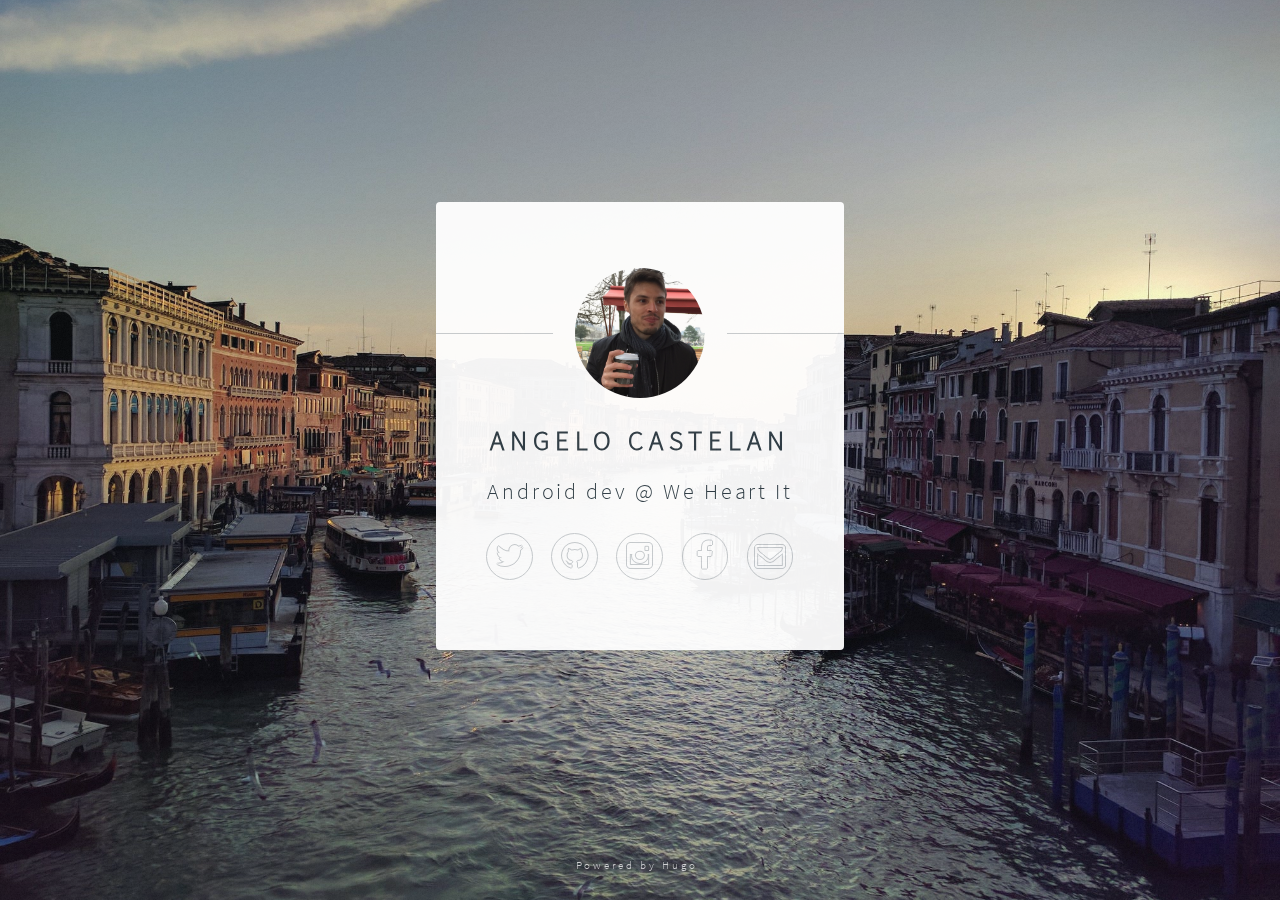
<file: index.html>
<!DOCTYPE HTML>

<html lang="en-us">
<html>
  <head>
  <title>Angelo Castelan</title>
  <meta charset="utf-8" />
  <meta name="viewport" content="width=device-width, initial-scale=1" />
  <meta name="description" content="">
  <meta name="author" content="Angelo Castelan">
  <meta name="generator" content="Hugo 0.26" />
  <title>Angelo Castelan</title>
  
  
  
  <link rel="apple-touch-icon-precomposed" href="/images/icons/" />

  <link rel="stylesheet" href="/assets/css/main.css" />

  
    <link rel="stylesheet" href="/assets/css/page.css" />
  

  
    <link rel="stylesheet" href="/assets/css/font-awesome.min.css" />
  

  

  
  
  

  <noscript><link rel="stylesheet" href="/assets/css/noscript.css" /></noscript>
</head>

  <body class="is-loading">

    
      <div id="wrapper">

        
          <section id="main">
            <header>
              <span class="avatar"><img src="/images/avatars/avatar.jpg" alt="avatar" height="130" width="130" ></span>
              <h1 class="name">
                
                  Angelo Castelan
                
              </h1>
              

              
                <h2 class="position">Android dev @ We Heart It</h2>
              

              

              
            </header>

            <footer>
              <ul class="icons">
                
                  <li><a href="https://twitter.com/castelanjr" class="fa-twitter"></a></li>
                
                  <li><a href="https://github.com/castelanjr" class="fa-github"></a></li>
                
                  <li><a href="https://instagram.com/castelanjr" class="fa-instagram">Instagram</a></li>
                
                  <li><a href="https://www.facebook.com/castelanjr" class="fa-facebook"></a></li>
                
                  <li><a href="mailto:angelo@castelanjr.me" class="fa-envelope-o"></a></li>
                
              </ul>
              
            </footer>
          </section>

        
          <footer id="footer">
  <ul class="copyright">
    <li>Powered by <a href="http://gohugo.io/">Hugo</a>
      
        
      </li>
    <li>
      </li>
  </ul>
   

</footer>


      </div>
    

<script>
  if ('addEventListener' in window) {
    window.addEventListener('load', function() { document.body.className = document.body.className.replace(/\bis-loading\b/, ''); });
    document.body.className += (navigator.userAgent.match(/(MSIE|rv:11\.0)/) ? ' is-ie' : '');
  }
</script>









  

  </body>
</html>
</file>
<file: assets/css/main.css>
@charset "UTF-8";
@import url("source-sans-pro-300-family.css");
/*
	Identity by HTML5 UP
	html5up.net | @n33co
	Free for personal and commercial use under the CCA 3.0 license (html5up.net/license)
*/
/* Reset */
html, body, div, span, applet, object, iframe, h1, h2, h3, h4, h5, h6, p, blockquote, pre, a, abbr, acronym, address, big, cite, code, del, dfn, em, img, ins, kbd, q, s, samp, small, strike, strong, sub, sup, tt, var, b, u, i, center, dl, dt, dd, ol, ul, li, fieldset, form, label, legend, table, caption, tbody, tfoot, thead, tr, th, td, article, aside, canvas, details, embed, figure, figcaption, footer, header, hgroup, menu, nav, output, ruby, section, summary, time, mark, audio, video {
  margin: 0;
  padding: 0;
  border: 0;
  font-size: 100%;
  font: inherit;
  vertical-align: baseline; }

article, aside, details, figcaption, figure, footer, header, hgroup, menu, nav, section {
  display: block; }

body {
  line-height: 1; }

ol, ul {
  list-style: none; }

blockquote, q {
  quotes: none; }

blockquote:before, blockquote:after, q:before, q:after {
  content: '';
  content: none; }

table {
  border-collapse: collapse;
  border-spacing: 0; }

body {
  -webkit-text-size-adjust: none; }

/* Box Model */
*, *:before, *:after {
  -moz-box-sizing: border-box;
  -webkit-box-sizing: border-box;
  box-sizing: border-box; }

/* Type */
body, input, select, textarea {
  color: #414f57;
  font-family: "Source Sans Pro", Helvetica, sans-serif;
  font-size: 14pt;
  font-weight: 300;
  line-height: 2;
  letter-spacing: 0.2em; }
  @media screen and (max-width: 1680px) {
    body, input, select, textarea {
      font-size: 11pt; } }
  @media screen and (max-width: 480px) {
    body, input, select, textarea {
      font-size: 10pt;
      line-height: 1.75; } }

a {
  -moz-transition: color 0.2s ease, border-color 0.2s ease;
  -webkit-transition: color 0.2s ease, border-color 0.2s ease;
  -ms-transition: color 0.2s ease, border-color 0.2s ease;
  transition: color 0.2s ease, border-color 0.2s ease;
  color: inherit;
  text-decoration: none; }
  a:before {
    -moz-transition: color 0.2s ease, text-shadow 0.2s ease;
    -webkit-transition: color 0.2s ease, text-shadow 0.2s ease;
    -ms-transition: color 0.2s ease, text-shadow 0.2s ease;
    transition: color 0.2s ease, text-shadow 0.2s ease; }
  a:hover {
    color: #ff7496;
    text-decoration: underline; }

strong, b {
  color: #313f47; }

em, i {
  font-style: italic; }

p {
  margin: 0 0 1.5em 0; }

h1, h2, h3, h4, h5, h6 {
  color: #313f47;
  line-height: 1.5;
  margin: 0 0 0.75em 0; }
  h1 a, h2 a, h3 a, h4 a, h5 a, h6 a {
    color: inherit;
    text-decoration: none; }

h1 {
  font-size: 1.85em;
  letter-spacing: 0.22em;
  margin: 0 0 0.525em 0; }
  h1.name {
    text-transform: uppercase; }

h2 {
  font-size: 1.5em; }

h3 {
  font-size: 1.25em; }

h4 {
  font-size: 1em; }

h5, li {
  font-size: 0.85em; }

h6, .biography {
  font-size: 0.7em; }

@media screen and (max-width: 480px) {
  h1 {
    font-size: 1.65em; } }
sub {
  font-size: 0.8em;
  position: relative;
  top: 0.5em; }

sup {
  font-size: 0.8em;
  position: relative;
  top: -0.5em; }

hr {
  border: 0;
  border-bottom: solid 1px #c8cccf;
  margin: 1.5em 0; }

/* Form */
form {
  margin: 0 0 1.5em 0; }
  form > .field {
    margin: 0 0 1.5em 0; }
    form > .field > :last-child {
      margin-bottom: 0; }

label {
  color: #313f47;
  display: block;
  font-size: 0.9em;
  margin: 0 0 0.75em 0; }

input:not([type]),
input[type="password"],
input[type="email"],
input[type="tel"],
select,
textarea {
  -moz-appearance: none;
  -webkit-appearance: none;
  -ms-appearance: none;
  appearance: none;
  border-radius: 4px;
  border: solid 1px #c8cccf;
  color: inherit;
  display: block;
  outline: 0;
  padding: 0 1em;
  text-decoration: none;
  width: 100%; }
  input:not([type]):invalid,
  input[type="password"]:invalid,
  input[type="email"]:invalid,
  input[type="tel"]:invalid,
  select:invalid,
  textarea:invalid {
    box-shadow: none; }
  input:not([type]):focus,
  input[type="password"]:focus,
  input[type="email"]:focus,
  input[type="tel"]:focus,
  select:focus,
  textarea:focus {
    border-color: #ff7496; }

.select-wrapper {
  text-decoration: none;
  display: block;
  position: relative; }
  .select-wrapper:before {
    content: "";
    -moz-osx-font-smoothing: grayscale;
    -webkit-font-smoothing: antialiased;
    font-family: FontAwesome;
    font-style: normal;
    font-weight: normal;
    text-transform: none !important; }
  .select-wrapper:before {
    color: #c8cccf;
    display: block;
    height: 2.75em;
    line-height: 2.75em;
    pointer-events: none;
    position: absolute;
    right: 0;
    text-align: center;
    top: 0;
    width: 2.75em; }
  .select-wrapper select::-ms-expand {
    display: none; }

input:not([type]),
input[type="password"],
input[type="email"],
select {
  height: 2.75em; }

textarea {
  padding: 0.75em 1em; }

input[type="checkbox"],
input[type="radio"] {
  -moz-appearance: none;
  -webkit-appearance: none;
  -ms-appearance: none;
  appearance: none;
  display: block;
  float: left;
  margin-right: -2em;
  opacity: 0;
  width: 1em;
  z-index: -1; }
  input[type="checkbox"] + label,
  input[type="radio"] + label {
    text-decoration: none;
    color: #414f57;
    cursor: pointer;
    display: inline-block;
    font-size: 1em;
    font-weight: 300;
    padding-left: 2.4em;
    padding-right: 0.75em;
    position: relative; }
    input[type="checkbox"] + label:before,
    input[type="radio"] + label:before {
      -moz-osx-font-smoothing: grayscale;
      -webkit-font-smoothing: antialiased;
      font-family: FontAwesome;
      font-style: normal;
      font-weight: normal;
      text-transform: none !important; }
    input[type="checkbox"] + label:before,
    input[type="radio"] + label:before {
      border-radius: 4px;
      border: solid 1px #c8cccf;
      content: '';
      display: inline-block;
      height: 1.65em;
      left: 0;
      line-height: 1.58125em;
      position: absolute;
      text-align: center;
      top: 0.15em;
      width: 1.65em; }
  input[type="checkbox"]:checked + label:before,
  input[type="radio"]:checked + label:before {
    color: #ff7496;
    content: '\f00c'; }
  input[type="checkbox"]:focus + label:before,
  input[type="radio"]:focus + label:before {
    border-color: #ff7496; }

input[type="checkbox"] + label:before {
  border-radius: 4px; }

input[type="radio"] + label:before {
  border-radius: 100%; }

::-webkit-input-placeholder {
  color: #616f77 !important;
  opacity: 1.0; }

:-moz-placeholder {
  color: #616f77 !important;
  opacity: 1.0; }

::-moz-placeholder {
  color: #616f77 !important;
  opacity: 1.0; }

:-ms-input-placeholder {
  color: #616f77 !important;
  opacity: 1.0; }

.formerize-placeholder {
  color: #616f77 !important;
  opacity: 1.0; }

.grecaptcha-badge {
  display: none; }

/* Icon */
.icon {
  text-decoration: none;
  position: relative;
  border-bottom: none; }
  .icon:before {
    -moz-osx-font-smoothing: grayscale;
    -webkit-font-smoothing: antialiased;
    font-family: FontAwesome;
    font-style: normal;
    font-weight: normal;
    text-transform: none !important; }
  .icon > .label {
    display: none; }

/* List */
ol {
  list-style: decimal;
  margin: 0 0 1.5em 0;
  padding-left: 1.25em; }
  ol li {
    padding-left: 0.25em; }

ul {
  list-style: none;
  margin: 0 0 1.125em 0; }
  ul li {
    padding-bottom: 0.375em; }
  ul.alt {
    padding-left: 0; }
    ul.alt li {
      border-top: solid 1px #c8cccf;
      padding: 0.5em 0; }
      ul.alt li:first-child {
        border-top: 0;
        padding-top: 0; }
  ul.icons {
    cursor: default;
    list-style: none;
    padding-left: 0; }
    ul.icons li {
      display: inline-block;
      padding: 0.675em 0.5em; }
      ul.icons li a {
        text-decoration: none;
        position: relative;
        display: block;
        width: 3.75em;
        height: 3.75em;
        border-radius: 100%;
        border: solid 1px #c8cccf;
        line-height: 3.75em;
        overflow: hidden;
        text-align: center;
        text-indent: 3.75em;
        white-space: nowrap; }
        ul.icons li a:before {
          -moz-osx-font-smoothing: grayscale;
          -webkit-font-smoothing: antialiased;
          font-family: FontAwesome;
          font-style: normal;
          font-weight: normal;
          text-transform: none !important; }
        ul.icons li a:before {
          color: #ffffff;
          text-shadow: 1.25px 0px 0px #c8cccf, -1.25px 0px 0px #c8cccf, 0px 1.25px 0px #c8cccf, 0px -1.25px 0px #c8cccf; }
        ul.icons li a:hover:before {
          text-shadow: 1.25px 0px 0px #ff7496, -1.25px 0px 0px #ff7496, 0px 1.25px 0px #ff7496, 0px -1.25px 0px #ff7496; }
        ul.icons li a:before {
          position: absolute;
          top: 0;
          left: 0;
          width: inherit;
          height: inherit;
          font-size: 1.85rem;
          line-height: inherit;
          text-align: center;
          text-indent: 0; }
        ul.icons li a:hover {
          border-color: #ff7496; }
    @media screen and (max-width: 480px) {
      ul.icons li a:before {
        font-size: 1.5rem; } }
  ul.actions {
    cursor: default;
    list-style: none;
    padding-left: 0; }
    ul.actions li {
      display: inline-block;
      padding: 0 0.75em 0 0;
      vertical-align: middle; }
      ul.actions li:last-child {
        padding-right: 0; }

dl {
  margin: 0 0 1.5em 0; }
  dl dt {
    display: block;
    margin: 0 0 0.75em 0; }
  dl dd {
    margin-left: 1.5em; }

/* Button */
input[type="submit"],
input[type="reset"],
input[type="button"],
button,
.button {
  -moz-appearance: none;
  -webkit-appearance: none;
  -ms-appearance: none;
  appearance: none;
  -moz-transition: background-color 0.2s ease-in-out, border-color 0.2s ease-in-out, color 0.2s ease-in-out;
  -webkit-transition: background-color 0.2s ease-in-out, border-color 0.2s ease-in-out, color 0.2s ease-in-out;
  -ms-transition: background-color 0.2s ease-in-out, border-color 0.2s ease-in-out, color 0.2s ease-in-out;
  transition: background-color 0.2s ease-in-out, border-color 0.2s ease-in-out, color 0.2s ease-in-out;
  display: inline-block;
  height: 2.75em;
  line-height: 2.75em;
  padding: 0 1.5em;
  background-color: transparent;
  border-radius: 4px;
  border: solid 1px #c8cccf;
  color: #414f57 !important;
  cursor: pointer;
  text-align: center;
  text-decoration: none;
  white-space: nowrap; }
  input[type="submit"]:hover,
  input[type="reset"]:hover,
  input[type="button"]:hover,
  button:hover,
  .button:hover {
    border-color: #ff7496;
    color: #ff7496 !important; }
  input[type="submit"].icon,
  input[type="reset"].icon,
  input[type="button"].icon,
  button.icon,
  .button.icon {
    padding-left: 1.35em; }
    input[type="submit"].icon:before,
    input[type="reset"].icon:before,
    input[type="button"].icon:before,
    button.icon:before,
    .button.icon:before {
      margin-right: 0.5em; }
  input[type="submit"].fit,
  input[type="reset"].fit,
  input[type="button"].fit,
  button.fit,
  .button.fit {
    display: block;
    width: 100%;
    margin: 0 0 0.75em 0; }
  input[type="submit"].small,
  input[type="reset"].small,
  input[type="button"].small,
  button.small,
  .button.small {
    font-size: 0.8em; }
  input[type="submit"].big,
  input[type="reset"].big,
  input[type="button"].big,
  button.big,
  .button.big {
    font-size: 1.35em; }
  input[type="submit"].disabled, input[type="submit"]:disabled,
  input[type="reset"].disabled,
  input[type="reset"]:disabled,
  input[type="button"].disabled,
  input[type="button"]:disabled,
  button.disabled,
  button:disabled,
  .button.disabled,
  .button:disabled {
    -moz-pointer-events: none;
    -webkit-pointer-events: none;
    -ms-pointer-events: none;
    pointer-events: none;
    opacity: 0.5; }

/* Main */
#main {
  position: relative;
  max-width: 60%;
  min-width: 27em;
  padding: 4.5em 3em 3em 3em ;
  background: #ffffff;
  border-radius: 4px;
  cursor: default;
  opacity: 0.95;
  text-align: center;
  -moz-transform-origin: 50% 50%;
  -webkit-transform-origin: 50% 50%;
  -ms-transform-origin: 50% 50%;
  transform-origin: 50% 50%;
  -moz-transform: rotateX(0deg);
  -webkit-transform: rotateX(0deg);
  -ms-transform: rotateX(0deg);
  transform: rotateX(0deg);
  -moz-transition: opacity 1s ease, -moz-transform 1s ease;
  -webkit-transition: opacity 1s ease, -webkit-transform 1s ease;
  -ms-transition: opacity 1s ease, -ms-transform 1s ease;
  transition: opacity 1s ease, transform 1s ease; }
  #main .avatar {
    position: relative;
    display: block;
    margin-bottom: 1.5em; }
    #main .avatar img {
      display: block;
      margin: 0 auto;
      border-radius: 100%;
      box-shadow: 0 0 0 1.5em #ffffff; }
    #main .avatar:before {
      content: '';
      display: block;
      position: absolute;
      top: 50%;
      left: -3em;
      width: calc(100% + 6em);
      height: 1px;
      z-index: -1;
      background: #c8cccf; }
  #main .name {
    font-weight: bold; }
  #main .location {
    display: block;
    margin-top: -1.5em;
    margin-bottom: 0.75em; }
  #main .biography {
    display: block;
    margin-bottom: 1.5em; }
  @media screen and (max-width: 480px) {
    #main {
      min-width: 0;
      width: 100%;
      padding: 4em 2em 2.5em 2em ; }
      #main .avatar:before {
        left: -2em;
        width: calc(100% + 4em); } }
  body.is-loading #main {
    opacity: 0;
    -moz-transform: rotateX(15deg);
    -webkit-transform: rotateX(15deg);
    -ms-transform: rotateX(15deg);
    transform: rotateX(15deg); }

/* Footer */
#footer {
  -moz-align-self: -moz-flex-end;
  -webkit-align-self: -webkit-flex-end;
  -ms-align-self: -ms-flex-end;
  align-self: flex-end;
  width: 100%;
  padding: 1.5em 0 0 0;
  color: rgba(255, 255, 255, 0.75);
  cursor: default;
  text-align: center; }
  #footer .copyright {
    margin: 0;
    padding: 0;
    font-size: 0.9em;
    list-style: none; }
    #footer .copyright li {
      display: inline-block;
      margin: 0 0 0 0.45em;
      padding: 0 0 0 0.85em;
      border-left: solid 1px rgba(255, 255, 255, 0.5);
      line-height: 1; }
      #footer .copyright li:first-child {
        border-left: 0; }

/* Wrapper */
#wrapper {
  display: -moz-flex;
  display: -webkit-flex;
  display: -ms-flex;
  display: flex;
  -moz-align-items: center;
  -webkit-align-items: center;
  -ms-align-items: center;
  align-items: center;
  -moz-justify-content: space-between;
  -webkit-justify-content: space-between;
  -ms-justify-content: space-between;
  justify-content: space-between;
  -moz-flex-direction: column;
  -webkit-flex-direction: column;
  -ms-flex-direction: column;
  flex-direction: column;
  -moz-perspective: 1000px;
  -webkit-perspective: 1000px;
  -ms-perspective: 1000px;
  perspective: 1000px;
  position: relative;
  min-height: 100%;
  padding: 1.5em;
  z-index: 2; }
  #wrapper > * {
    z-index: 1; }
  #wrapper:before {
    content: '';
    display: block; }
  @media screen and (max-width: 360px) {
    #wrapper {
      padding: 0.75em; } }
  body.is-ie #wrapper {
    height: 100%; }

/*# sourceMappingURL=main.css.map */
</file>
<file: assets/css/page.css>
/* Basic */
@media screen {
  html, body {
    min-width: 320px; } }
body.is-loading *, body.is-loading *:before, body.is-loading *:after {
  -moz-animation: none !important;
  -webkit-animation: none !important;
  -ms-animation: none !important;
  animation: none !important;
  -moz-transition: none !important;
  -webkit-transition: none !important;
  -ms-transition: none !important;
  transition: none !important; }

html {
  height: 100%; }

body {
  height: 100%;
  background-color: #ffffff;
  background-image: url("images/overlay.png"), url("../../images/backgrounds/bg.jpg");
  background-image: url("images/overlay.png"), url("../../images/backgrounds/bg.jpg");
  background-image: url("images/overlay.png"), url("../../images/backgrounds/bg.jpg");
  background-image: url("images/overlay.png"), url("../../images/backgrounds/bg.jpg");
  background-repeat: repeat,			no-repeat,			no-repeat;
  background-size: 100px 100px,	cover,				cover;
  background-position: top left,		center center,		bottom center;
  background-attachment: fixed,			fixed,				fixed; }
  body:after {
    content: '';
    display: block;
    position: fixed;
    top: 0;
    left: 0;
    width: 100%;
    height: inherit;
    opacity: 0;
    z-index: 1;
    background-color: #ffffff;
    background-image: url("images/overlay.png"), -moz-linear-gradient(60deg, rgba(255, 165, 150, 0.5) 5%, rgba(0, 228, 255, 0.35));
    background-image: url("images/overlay.png"), -webkit-linear-gradient(60deg, rgba(255, 165, 150, 0.5) 5%, rgba(0, 228, 255, 0.35));
    background-image: url("images/overlay.png"), -ms-linear-gradient(60deg, rgba(255, 165, 150, 0.5) 5%, rgba(0, 228, 255, 0.35));
    background-image: url("images/overlay.png"), linear-gradient(60deg, rgba(255, 165, 150, 0.5) 5%, rgba(0, 228, 255, 0.35));
    background-repeat: repeat,			no-repeat;
    background-size: 100px 100px,	cover;
    background-position: top left,		center center;
  body.is-loading:after {
    opacity: 1; }

/*# sourceMappingURL=page.css.map */
</file>
<file: assets/css/noscript.css>
/*
	Identity by HTML5 UP
	html5up.net | @n33co
	Free for personal and commercial use under the CCA 3.0 license (html5up.net/license)
*/
/* Basic */
body:after {
  display: none; }

/* Main */
#main {
  -moz-transform: none !important;
  -webkit-transform: none !important;
  -ms-transform: none !important;
  transform: none !important;
  opacity: 1 !important; }

/*# sourceMappingURL=noscript.css.map */
</file>
